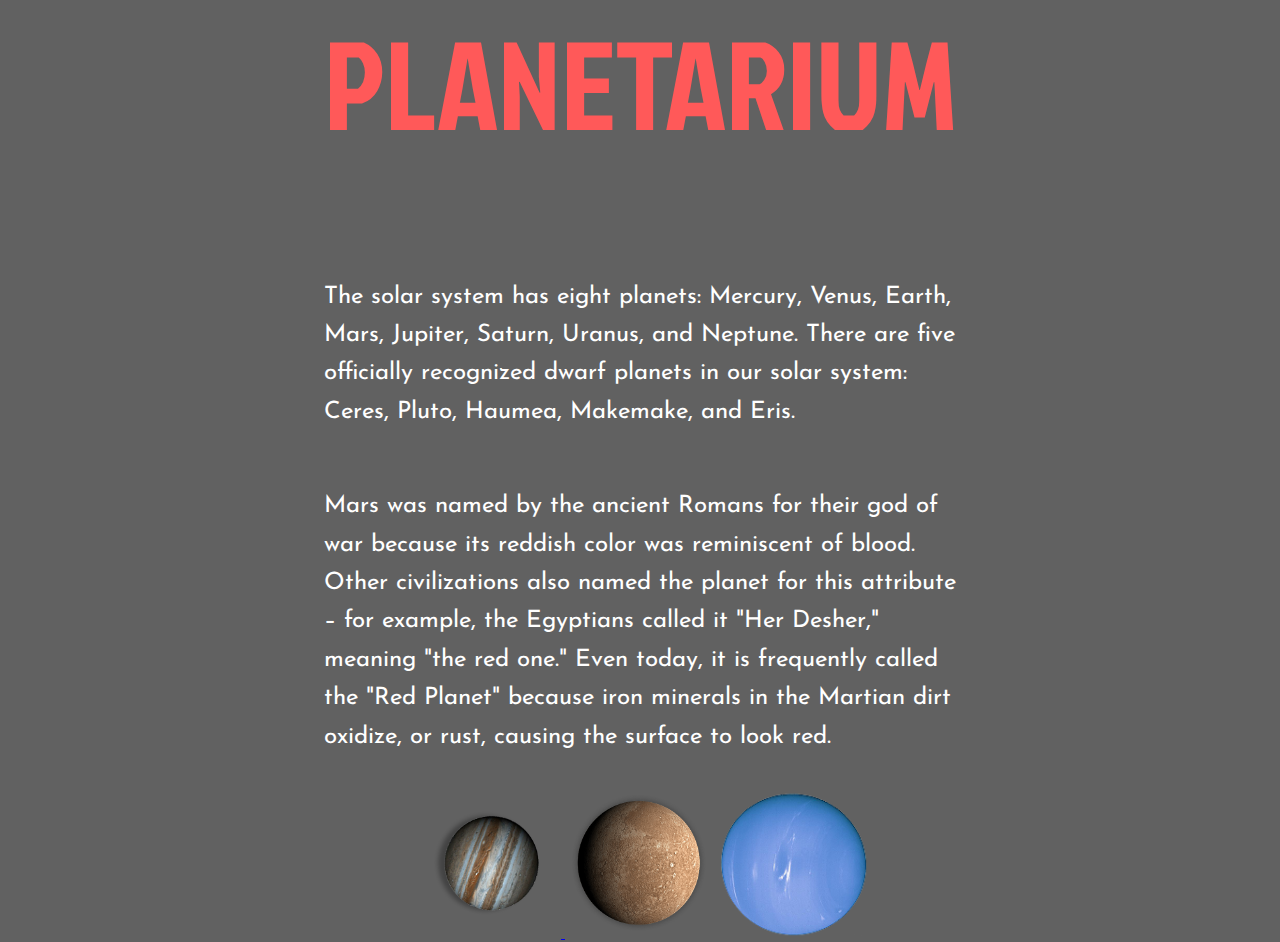
<file: index.html>
<!DOCTYPE html>
<html lang="en">

<head>
    <meta charset="UTF-8">
    <meta name="viewport" content="width=device-width, initial-scale=1.0">
    <link rel="preconnect" href="https://fonts.googleapis.com">
    <link rel="preconnect" href="https://fonts.gstatic.com" crossorigin>
    <link
        href="https://fonts.googleapis.com/css2?family=Big+Shoulders+Display:wght@100..900&family=Jockey+One&family=Lexend+Deca:wght@100..900&display=swap"
        rel="stylesheet">

    <link rel="preconnect" href="https://fonts.googleapis.com">
    <link rel="preconnect" href="https://fonts.gstatic.com" crossorigin>
    <link
        href="https://fonts.googleapis.com/css2?family=Big+Shoulders+Display:wght@100..900&family=Jockey+One&family=Josefin+Sans:ital,wght@0,100..700;1,100..700&family=Lexend+Deca:wght@100..900&display=swap"
        rel="stylesheet">

    <link rel="stylesheet" href="./index.css">
    <title>Mars - a better place</title>
</head>

<body>
    <!-- <nav>
        <div class="logo">
            <h3><span class="planeT">PlaneT</span>rumpium</h3>
        </div>
        <ul id="navigation" class="navigasjon-liste">
            <li><a href="index.html">Home</a></li>
            <li><a href="#info">Infoside</a></li>
            <li><a href="#bildegalleri">Bildegalleri</a></li>
            <li><a href="#faktaliste">Faktaliste</a></li>

        </ul>
    </nav> -->



    <section id="hero-frontpage">
        <div class="content-wrapper">
            <h1 class="heading-front">PLANETARIUM</h1>
            <p>The solar system has eight planets: Mercury, Venus, Earth, Mars, Jupiter, Saturn, Uranus, and Neptune.
                There are five officially recognized dwarf planets in our solar system: Ceres, Pluto, Haumea, Makemake,
                and Eris.</p>
            <p>Mars was named by the ancient Romans for their god of war because its reddish color was reminiscent of
                blood. Other civilizations also named the planet for this attribute – for example, the Egyptians called
                it "Her Desher," meaning "the red one." Even today, it is frequently called the "Red Planet" because
                iron minerals in the Martian dirt oxidize, or rust, causing the surface to look red.</p>


        </div>

        <div>
            <a href="./Jupiter/jupiter.html"><img href src="./images/planet01.png">
            <a href="./mars/mars.html"><img href src="./images/planet06.png"></a>
            <img href src="./images/planet05.png">



        </div>


    </section>



</body>

</html>
</file>
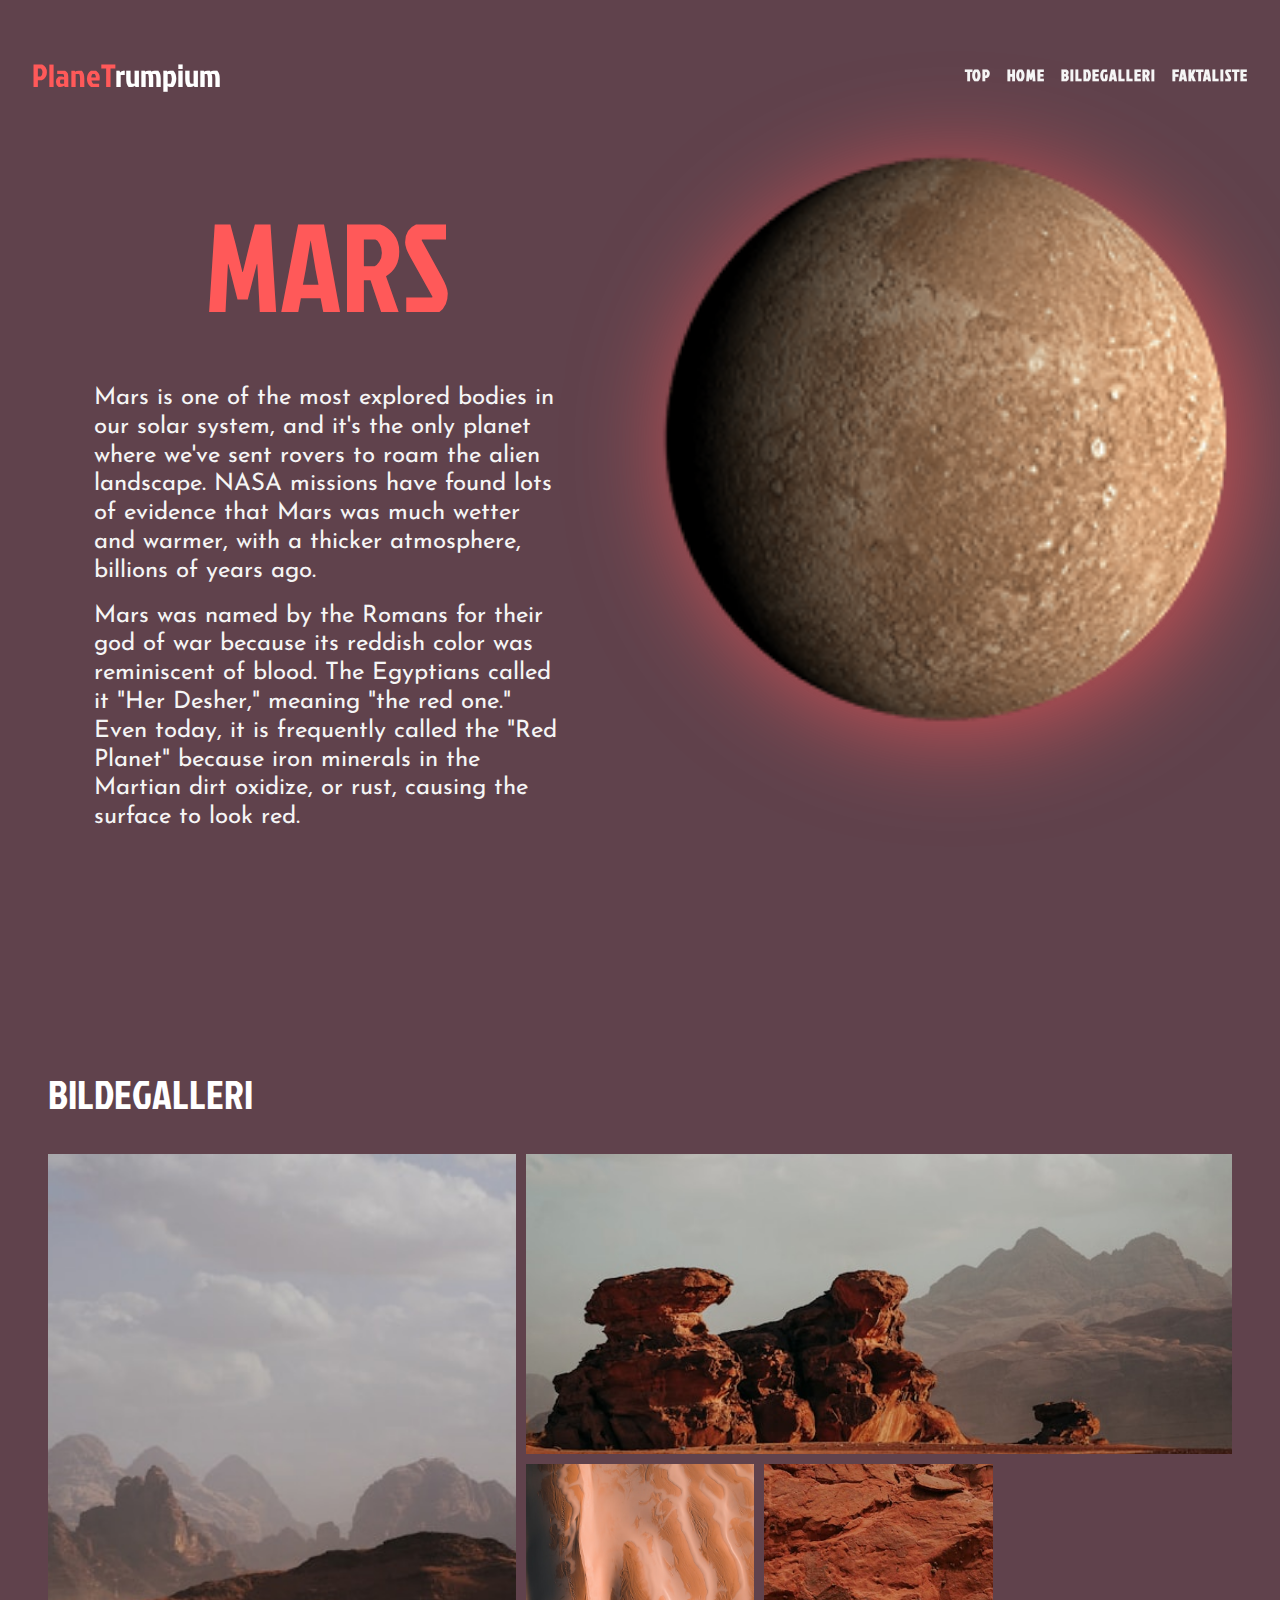
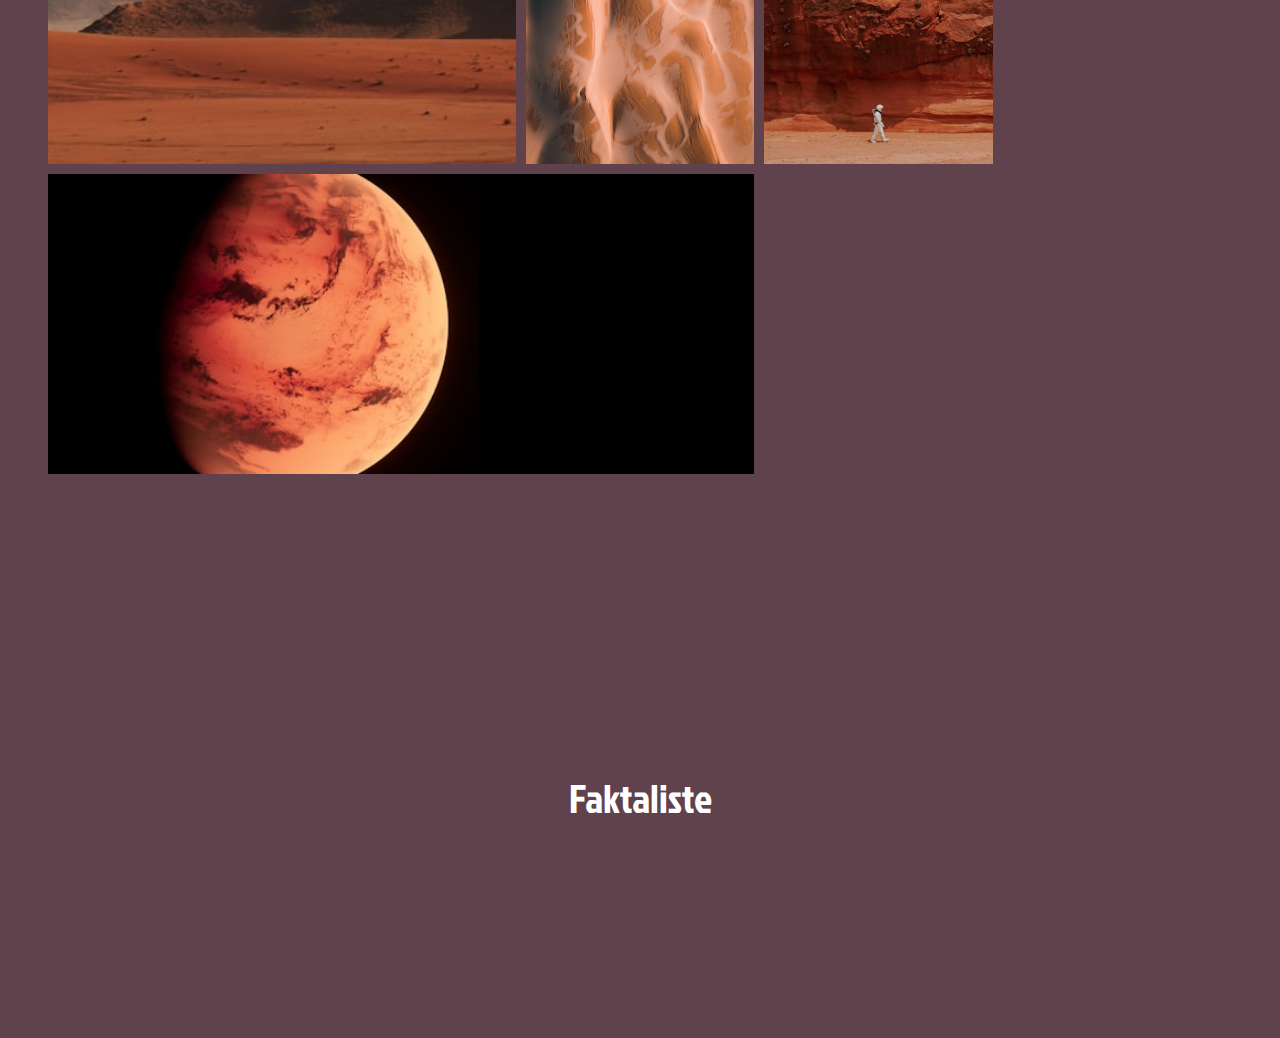
<file: mars/index.html>
<!DOCTYPE html>
<html lang="en">

<head>
    <meta charset="UTF-8">
    <meta name="viewport" content="width=device-width, initial-scale=1.0">
    <link rel="preconnect" href="https://fonts.googleapis.com">
    <link rel="preconnect" href="https://fonts.gstatic.com" crossorigin>
    <link
        href="https://fonts.googleapis.com/css2?family=Big+Shoulders+Display:wght@100..900&family=Jockey+One&family=Lexend+Deca:wght@100..900&display=swap"
        rel="stylesheet">

    <link rel="preconnect" href="https://fonts.googleapis.com">
    <link rel="preconnect" href="https://fonts.gstatic.com" crossorigin>
    <link
        href="https://fonts.googleapis.com/css2?family=Big+Shoulders+Display:wght@100..900&family=Jockey+One&family=Josefin+Sans:ital,wght@0,100..700;1,100..700&family=Lexend+Deca:wght@100..900&display=swap"
        rel="stylesheet">

    <link rel="stylesheet" href="./mars.css">
    <link rel="stylesheet" href="../global.css">
    <title>Mars - a better place</title>
</head>

<body>
    <nav>
        <div class="logo">
            <h3><span class="planeT">PlaneT</span>rumpium</h3>
        </div>
        <ul id="navigation" class="navigasjon-liste">
            <li><a href="#nav">top</a></li>
            <li><a href="../index.html">Home</a></li>
            <li><a href="#bildegalleri">Bildegalleri</a></li>
            <li><a href="#faktaliste">Faktaliste</a></li>

        </ul>
    </nav>
    <section id="hero-mars">
        <div class="text-wrapper">
            <h1>MARS</h1>
            <p>Mars is one of the most explored bodies in our solar system, and it's the only planet where we've sent
                rovers to roam the alien landscape. NASA missions have found lots of evidence that Mars was much wetter
                and warmer, with a thicker atmosphere, billions of years ago.
            </p>
            <p>Mars was named by the Romans for their god of war because its reddish color was reminiscent of blood.
                The Egyptians called it "Her Desher," meaning "the red one."
                Even today, it is frequently called the "Red Planet" because iron minerals in the Martian dirt oxidize,
                or rust, causing the surface to look red.

            </p>
        </div>
        <div class="image-wrapper">
            <img src="../images/planet-big.png">
        </div>
    </section>
    <section id="bildegalleri">

        <div class="galleri-wrapper">
        <h2>BILDEGALLERI</h2>
        
        <div class="image-grid">
            <img src="/mars/images/juli-kosolapova-pZ-XFIrJMtE-unsplash.jpg" alt="Mars">
            <img src="/mars/images/juli-kosolapova-s6aa3O-iyYE-unsplash.jpg" alt="Mars">
            <img src="/mars/images/sam-wermut-FiUuNWxnb3k-unsplash.jpg" alt="Mars">


            <img src="/mars/images/nicolas-lobos-kGtFjYdm7DI-unsplash.jpg" alt="Mars">

            <img src="/mars/images/planet-volumes-4IrVnSpwk48-unsplash.jpg" alt="Mars">
        </div>
    </div>
    </section>
    <section id="faktaliste">
        <h2>Faktaliste</h2>
    </section>


</body>

</html>
</file>
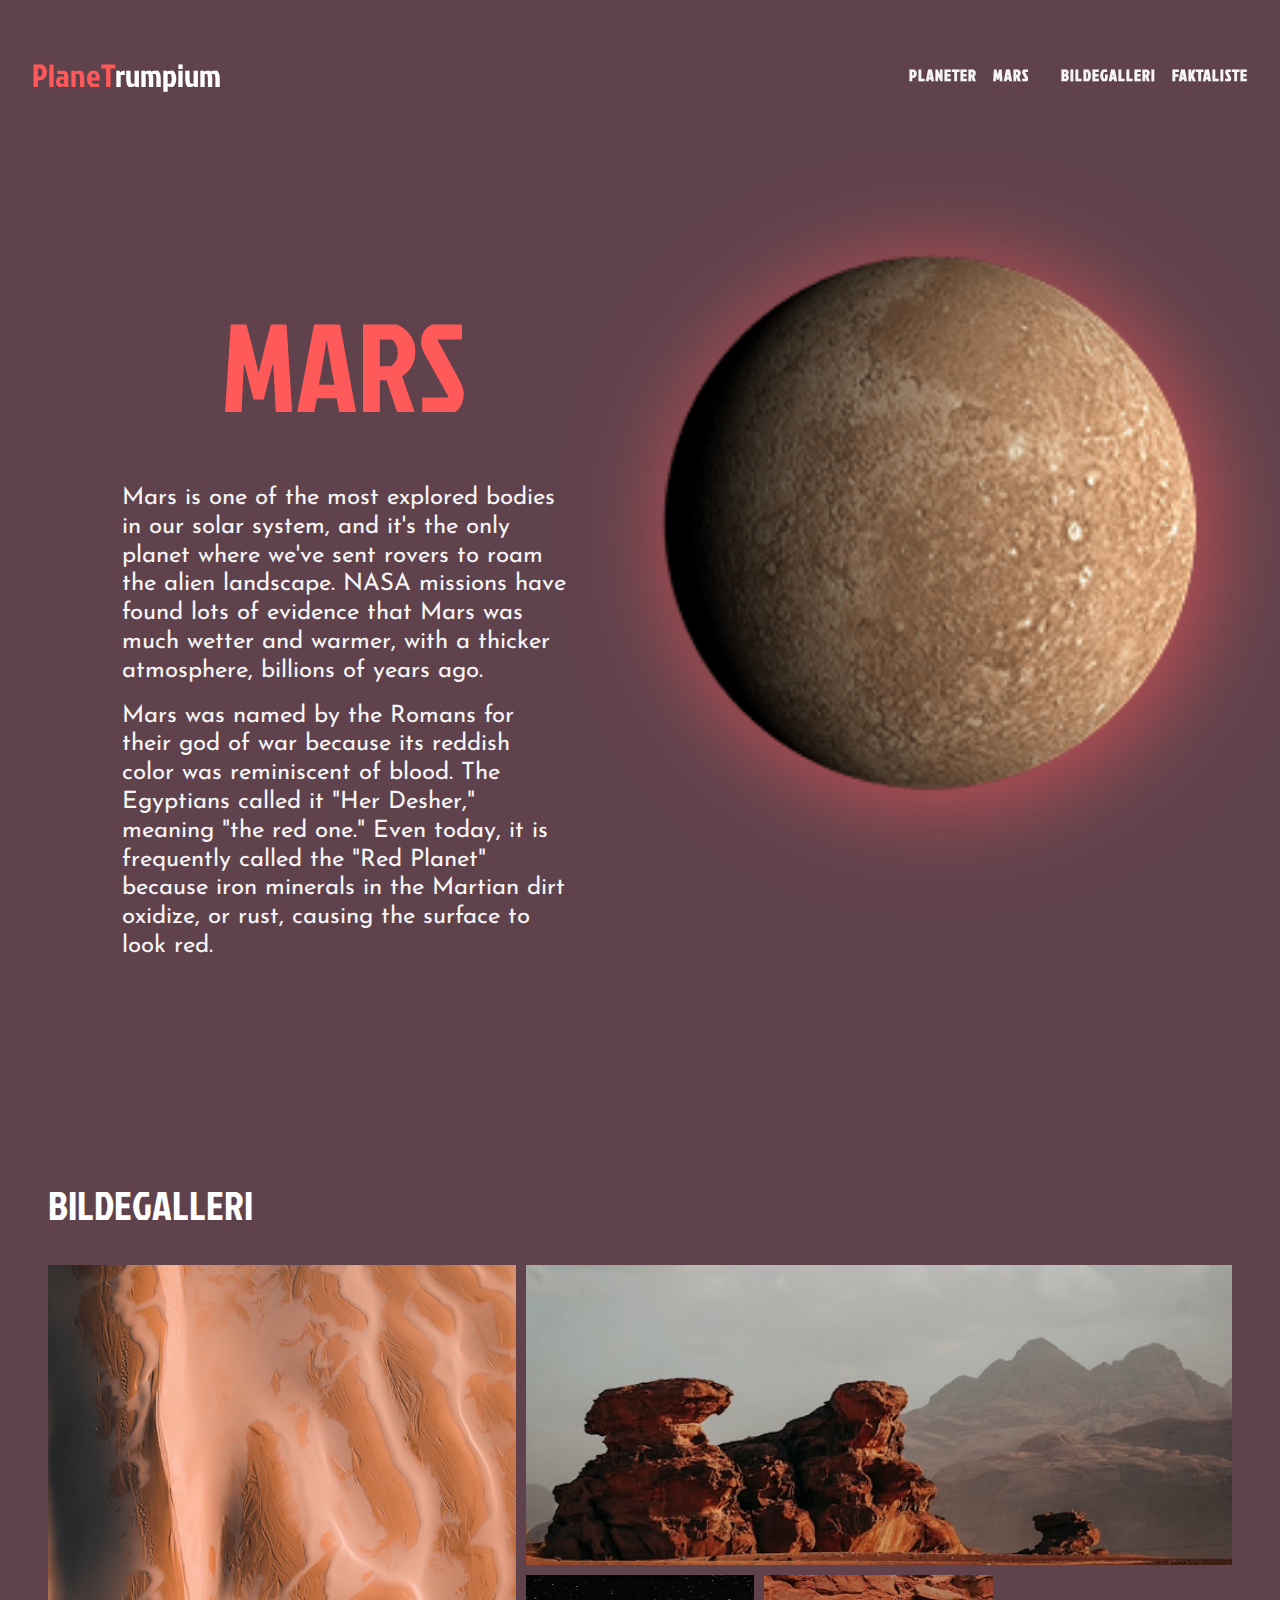
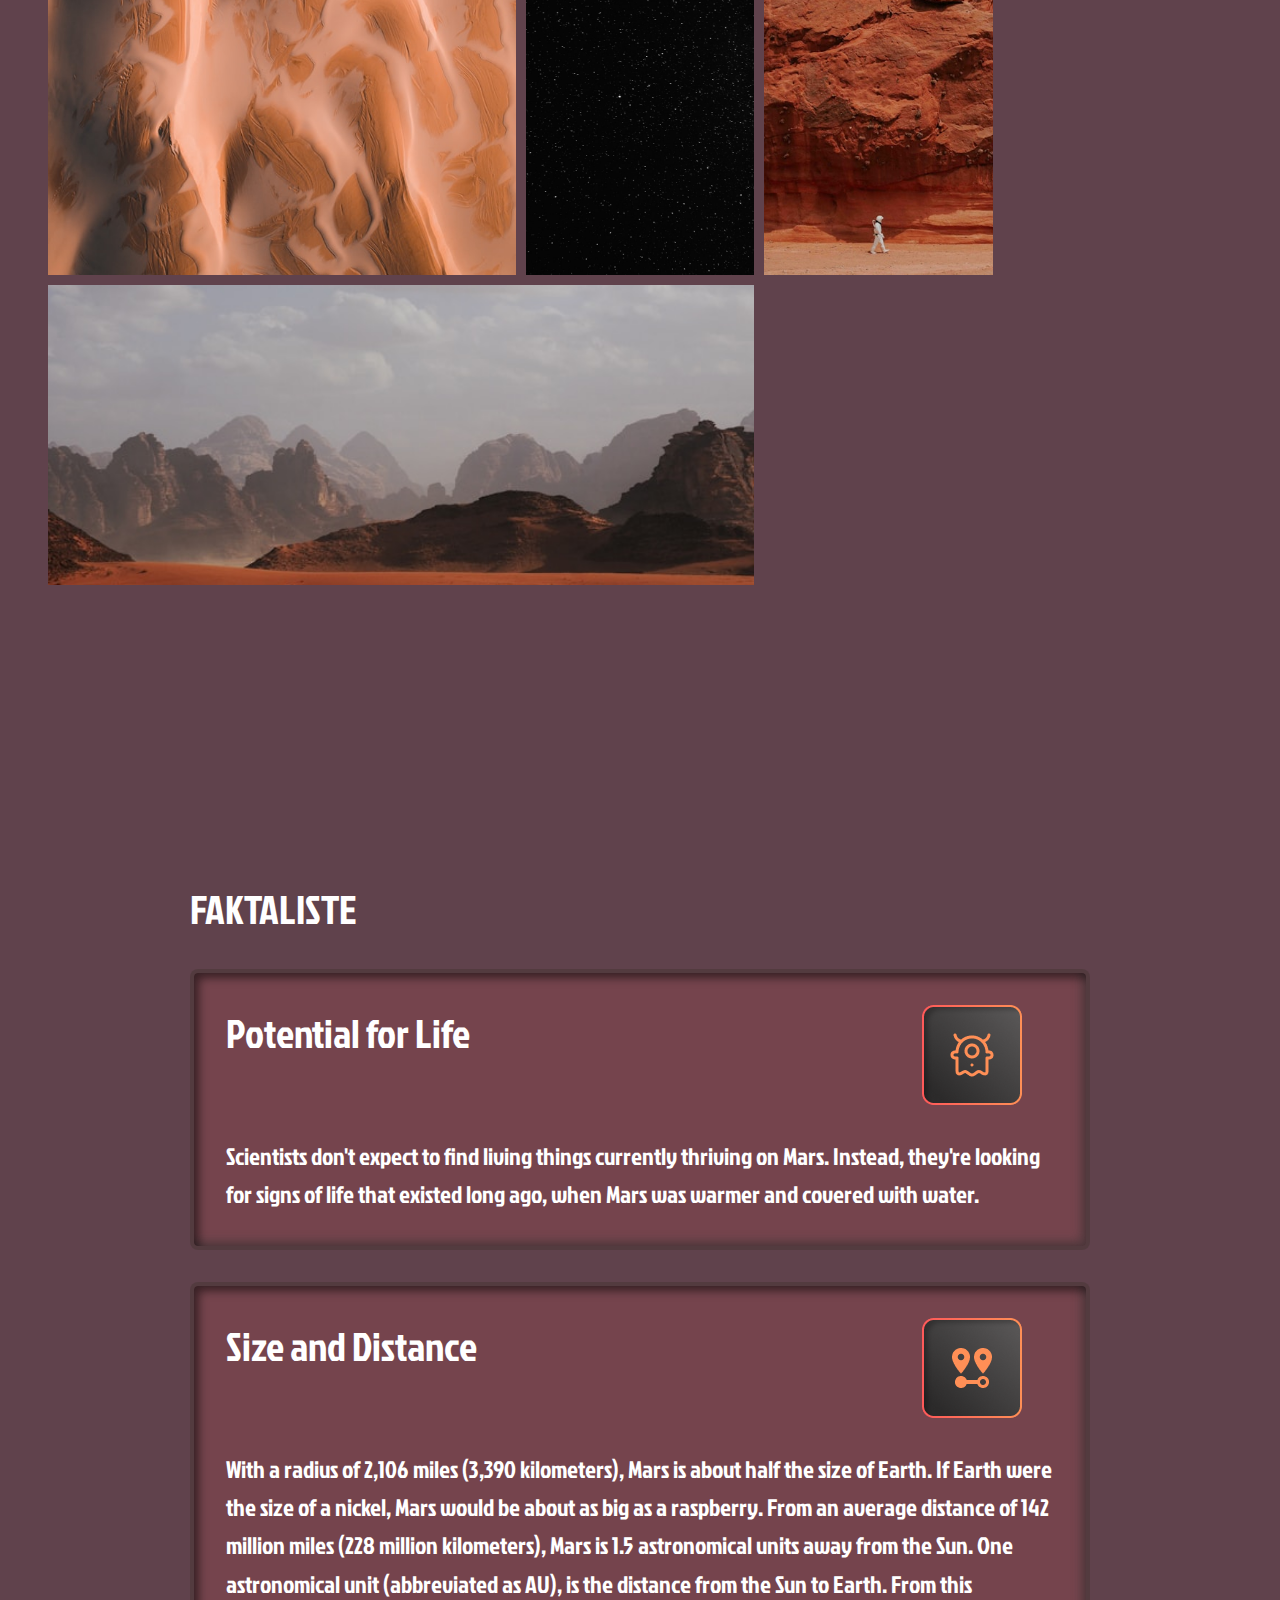
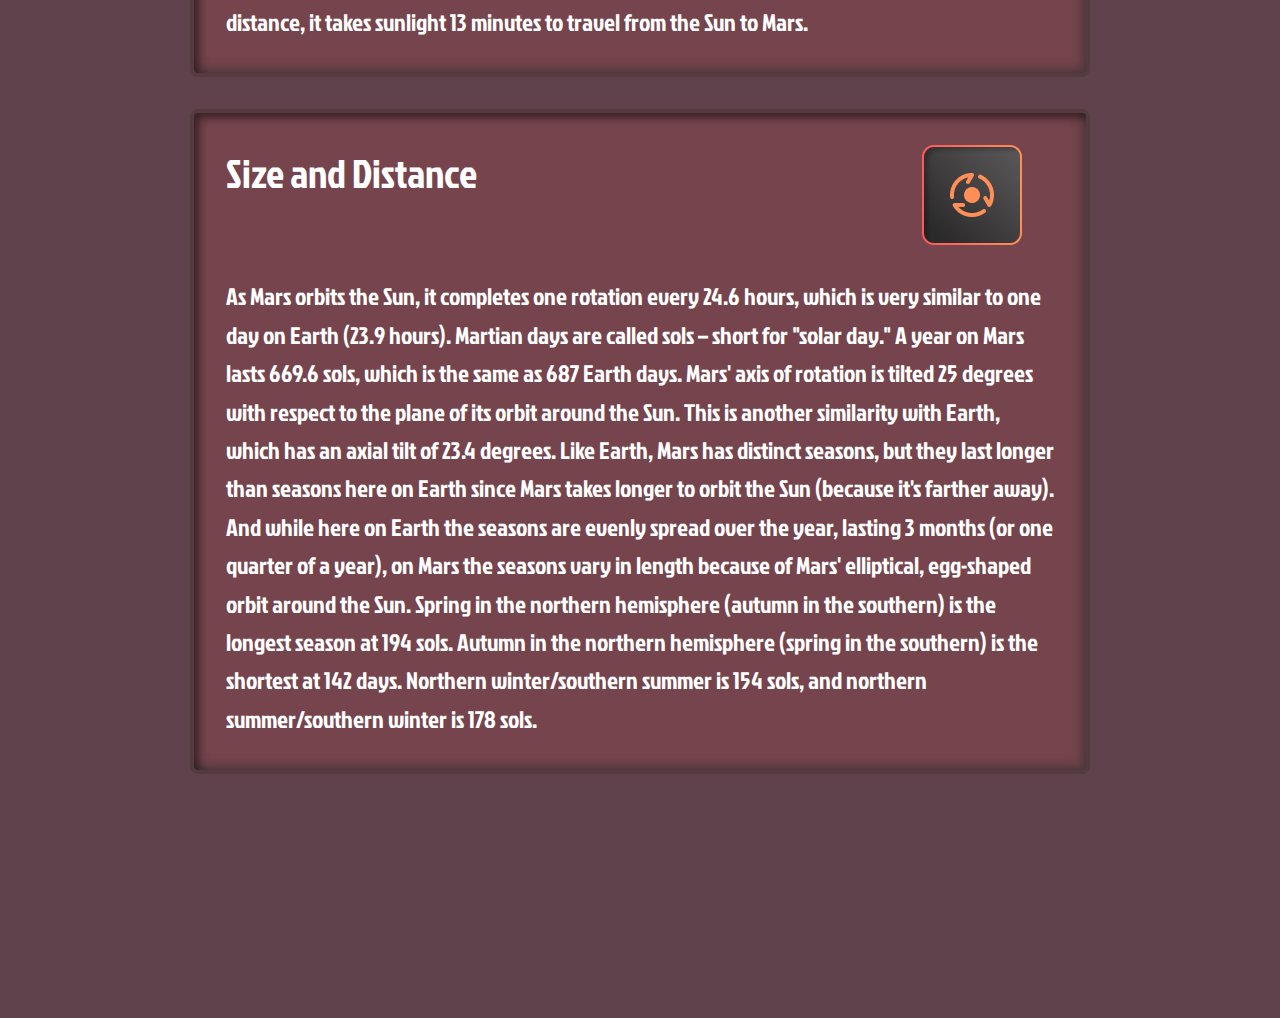
<file: mars/mars.html>
<!DOCTYPE html>
<html lang="en">

<head>
    <meta charset="UTF-8">
    <meta name="viewport" content="width=device-width, initial-scale=1.0">
    <link rel="preconnect" href="https://fonts.googleapis.com">
    <link rel="preconnect" href="https://fonts.gstatic.com" crossorigin>
    <link
        href="https://fonts.googleapis.com/css2?family=Big+Shoulders+Display:wght@100..900&family=Jockey+One&family=Lexend+Deca:wght@100..900&display=swap"
        rel="stylesheet">

    <link rel="preconnect" href="https://fonts.googleapis.com">
    <link rel="preconnect" href="https://fonts.gstatic.com" crossorigin>
    <link
        href="https://fonts.googleapis.com/css2?family=Big+Shoulders+Display:wght@100..900&family=Jockey+One&family=Josefin+Sans:ital,wght@0,100..700;1,100..700&family=Lexend+Deca:wght@100..900&display=swap"
        rel="stylesheet">

    <link rel="stylesheet" href="./mars.css">
    <link rel="stylesheet" href="../global.css">
    <title>Mars - a better place</title>
</head>

<body>
    <nav id="nav">
        <div class="logo">
            <h3><span class="planeT">PlaneT</span>rumpium</h3>
        </div>
        <ul id="navigation" class="navigasjon-liste">
            <li><a href="../index.html">Planeter</a></li>
            <li><a href="#section-01">Mars<a></li>
            <li><a href="#bildegalleri">Bildegalleri</a></li>
            <li><a href="#faktaliste">Faktaliste</a></li>

        </ul>
    </nav>
    <section id="section-01">
        <div class="text-wrapper">
            <h1>MARS</h1>
            <p>Mars is one of the most explored bodies in our solar system, and it's the only planet where we've sent
                rovers to roam the alien landscape. NASA missions have found lots of evidence that Mars was much wetter
                and warmer, with a thicker atmosphere, billions of years ago.
            </p>
            <p>Mars was named by the Romans for their god of war because its reddish color was reminiscent of blood.
                The Egyptians called it "Her Desher," meaning "the red one."
                Even today, it is frequently called the "Red Planet" because iron minerals in the Martian dirt oxidize,
                or rust, causing the surface to look red.

            </p>
        </div>
        <div class="image-wrapper">
            <img src="../images/planet-big.png">
        </div>
    </section>
    <section id="bildegalleri">

        <div class="galleri-wrapper">
            <h2>BILDEGALLERI</h2>

            <div class="image-grid">
                <img src="../mars/images/bildegalleri/sam-wermut-FiUuNWxnb3k-unsplash.jpg" alt="Mars">

                <img src="../mars/images/bildegalleri/juli-kosolapova-s6aa3O-iyYE-unsplash.jpg" alt="Mars">
                <img src="../mars/images/bildegalleri/kenny-eliason-OjxsirfohHU-unsplash.jpg" alt="Mars">
                <img src="../mars/images/bildegalleri/nicolas-lobos-kGtFjYdm7DI-unsplash.jpg" alt="Mars">

                <img src="../mars/images/bildegalleri/juli-kosolapova-pZ-XFIrJMtE-unsplash.jpg" alt="Mars">

            </div>
        </div>
    </section>

    <section id="faktaliste">

        <div class="galleri-wrapper">
            <h2>FAKTALISTE</h2>

            <div class="faktaliste-box">
                <div>
                    <div class="faktaliste-flex">
                    <h2>Potential for Life</h2>
                    <img src="../images-replants/Potential-Lif- IC.png">
                    </div>
                    <p>Scientists don't expect to find living things currently thriving on Mars. Instead, they're
                        looking for signs of life that existed long ago, when Mars was warmer and covered with water.
                    </p>
                </div>
            </div>




            <div class="faktaliste-box">
                <div>
                    <div class="faktaliste-flex">
                    <h2>Size and Distance</h2>
                    <img src="../images-replants/Destination IC.png">
                    </div>
                    <p>With a radius of 2,106 miles (3,390 kilometers), Mars is about half the size of Earth. If
                        Earth were the size of a nickel, Mars would be about as big as a raspberry.

                        From an average distance of 142 million miles (228 million kilometers), Mars is 1.5
                        astronomical units away from the Sun. One astronomical unit (abbreviated as AU), is the
                        distance from the Sun to Earth. From this distance, it takes sunlight 13 minutes to travel
                        from the Sun to Mars.
                    </p>
                </div>
            </div>

            <div class="faktaliste-box">
                <div>
                    <div class="faktaliste-flex">
                    <h2>Size and Distance</h2>
                   
                    <img src="../images-replants/Rotation IC.png">
                    </div>
                    <p>As Mars orbits the Sun, it completes one rotation every 24.6 hours, which is very similar to one
                        day on Earth (23.9 hours). Martian days are called sols – short for "solar day." A year on Mars
                        lasts 669.6 sols, which is the same as 687 Earth days.

                        Mars' axis of rotation is tilted 25 degrees with respect to the plane of its orbit around the
                        Sun. This is another similarity with Earth, which has an axial tilt of 23.4 degrees. Like Earth,
                        Mars has distinct seasons, but they last longer than seasons here on Earth since Mars takes
                        longer to orbit the Sun (because it's farther away). And while here on Earth the seasons are
                        evenly spread over the year, lasting 3 months (or one quarter of a year), on Mars the seasons
                        vary in length because of Mars' elliptical, egg-shaped orbit around the Sun.

                        Spring in the northern hemisphere (autumn in the southern) is the longest season at 194 sols.
                        Autumn in the northern hemisphere (spring in the southern) is the shortest at 142 days. Northern
                        winter/southern summer is 154 sols, and northern summer/southern winter is 178 sols.
                    </p>
                
                </div>
            </div>


    </section>


</body>

</html>
</file>
<file: index.css>
/* css frontpage - css for navigasjon er i global.css*/

body{
    background-color: #616161;
}

#hero {
    padding: 3rem;
}
#hero img {
    width: 100%;
    height:100%;
    object-fit: contain;
}

#hero-frontpage{
    display: flex;
    flex-direction: column;
    justify-content: center;
    align-items: center;
    color:white;
    height:93vh;
}
.content-wrapper {
    display: flex;
    flex-direction: column;
    justify-content: center;
    align-items: center;
}

.content-wrapper p {
    width: 50%;
    font-size: 24px;
    font-family: "Josefin Sans", serif;
    line-height: 1.6;
    margin-top: 1em;
    margin-bottom: 2rem;
}

img {
    width: 150px;
    height: 150px;
    transition: all 0.3s ease-in-out;
}
img:hover{
    scale: 1.2;
   
}
.heading-front {
    width: 100%;
    font-family: "Jockey One", serif;
    font-size: 125px;
    font-weight: 500;
    color:#ff5959;
    
    
    text-align: center;
}
</file>
<file: mars/mars.css>
* {
    padding:0;
    margin: 0;
    box-sizing: border-box;
}

body {
    background-color: #60424c;
    padding:1rem;
}

nav {
    display: flex;
    justify-content: space-between;
    align-items: center;
    position: sticky;
    top: 0px;
    z-index: 99; /* Sørger for at navbar forblir klikkbar over annet innhold */
    padding:2rem;
}



.navigasjon-liste {
    display: flex;
    gap: 1rem;
    list-style-type: none;
    list-style-position: inside;
    font-family: "Jockey One", serif;
    letter-spacing: 1px;
    text-transform: uppercase;
    
}

.navigasjon-liste a {
    color: whitesmoke;
    text-decoration: none;
    font-weight: bold;
    cursor: pointer; 
}

.navigasjon-liste a:visited {
    color: white; 
}

.navigasjon-liste a:hover {
    text-decoration: underline; 
}


@media (max-width:768px) {
    nav {
        flex-direction: column;
    }
    .navigasjon-liste {
        flex-direction: column;
        align-items: center;
        padding: 2rem;
    }
}


h1 {
color:#ff5959;
font-family: "Jockey One", serif;
font-weight: 400;
font-size: 125px;
width: 100%;
text-align: center;
margin-bottom: 2rem;
}

/* ---- logo --- */
 span.planeT {
    font-family: "Jockey One", serif;
    color:#ff5959;
    font-size: 2rem;
    font-weight: 400;

}

h3 {
    font-size: 2rem;
    font-family: "Jockey One", serif;
font-weight: 400;
color:white;

}
/* ---- END logo --- */



#section-01 {
    display: flex;
    min-height: fit-content;
    width: 100%;
    height: 100%;
    padding:100px 2rem 100px 2rem;

}

#hero-mars {
display: flex;
}

@media (max-width:992px) {
    #section-01 {
        flex-direction: column;
    }
}

.text-wrapper {
    display:flex;
    flex-direction: column;
    align-items: center;
    flex:1;
    margin-top:3rem;
}
.text-wrapper p {
    font-family: "Josefin Sans", serif;
    width:75%;
    font-size: 24px;
    line-height: 1.2;
    margin-bottom: 1rem;
    font-weight:light;
    color:whitesmoke;

}

.image-wrapper{
    flex:1;

}
.image-wrapper img {
    width: 100%;
    max-width:800px;
    height: auto;
    filter: drop-shadow(10px 10px 50px rgba(255, 89, 89, 0.7));
}

/* SECTION bildegalleri og faktaliste */
#bildegalleri, #faktaliste {
    display:flex;
    flex-direction: column;
    justify-content: center;
    align-items: center;
    margin-bottom: 6rem;
    min-height: fit-content;
    height:100%;
    padding:100px 2rem 100px 2rem;
}

.faktaliste-flex {
    display: flex;
    flex-direction: row;
    justify-content: space-between;
    padding-right: 2rem;
    margin-bottom: 2rem;
    
    
}

.galleri-wrapper {
    width:100%;
    max-width: 1280px;
    
}
#faktaliste .galleri-wrapper {
    max-width: 900px;
}

#faktaliste p {
    font-size: 24px;
}

.galleri-wrapper h2 {
    margin-bottom: 2rem;

}

/* Bildegrid */
.image-grid {
    display: grid;
    grid-template-columns: repeat(auto-fill, minmax(200px, 1fr)); /* Dynamiske kolonner med minimum bredde på 200px */
    grid-auto-rows: 300px; /* Standard høyde på radene */
    grid-gap: 10px; /* Gap mellom bildene */
    width: 100%; /* Gjør gridet full bredde */
    margin: 0 auto; /* Sentrer gridet horisontalt */
}

.image-grid img {
    width: 100%;
    height: 100%;
    object-fit: cover; /* Sørger for at bildene dekker sin plass uten å bli forvrengt */
}

/* Bilder med ulike størrelser */
.image-grid img:nth-child(1) {
    grid-column: span 2; /* Bildet strekker seg over 2 kolonner */
    grid-row: span 2; /* Bildet strekker seg over 2 rader */
}

.image-grid img:nth-child(2) {
    grid-column: span 3; /* Bildet strekker seg over 3 kolonner */
}

.image-grid img:nth-child(3) {
    grid-row: span 1; /* Standard størrelse */
}

.image-grid img:nth-child(4) {
    grid-column: span 1; /* Standard størrelse */
    grid-row: span 1;
}

.image-grid img:nth-child(5) {
    grid-column: span 3; /* Bildet strekker seg over 3 kolonner */
}



/* Responsiv tilpasning for skjermstørrelser under 992px */
@media (max-width: 992px) {
    .image-grid {
        grid-template-columns: repeat(auto-fit, minmax(180px, 1fr)); /* Justerer minimum kolonnebredde */
    }

    .image-grid img:nth-child(1),
    .image-grid img:nth-child(2) {
        grid-column: span 1; /* Forhindrer at disse bildene blir for små */
        grid-row:span 1;
    }
}

/* Responsiv tilpasning for skjermstørrelser under 768px */
@media (max-width: 768px) {
    .image-grid {
        grid-template-columns: repeat(2, minmax(150px, 1fr)); /* Reduserer minimum bredde til 150px */
    }

    .image-grid img:nth-child(1),
    .image-grid img:nth-child(2),
    .image-grid img:nth-child(5) {
        grid-column: span 1; /* Sørger for at disse bildene tar mer plass på små skjermer */
        grid-row: span 1;
    }

    .image-grid img:nth-child(3),
    .image-grid img:nth-child(4) {
        grid-column: span 1; /* Setter bildene til å være enkeltkolonne på små skjermer */
    }
}

/* Responsiv tilpasning for skjermstørrelser under 480px (smarttelefoner) */
@media (max-width: 480px) {
    .image-grid {
        grid-template-columns: repeat(1, minmax(120px, 1fr)); /* Endrer minimum bredde til 120px */
    }

    .image-grid img {
        grid-column: span 1; /* Alle bilder blir én kolonne på svært små skjermer */
        grid-row: span 1;
    }
}




/* ---- her kommer faktaliste css ------ */

.faktaliste-box {
    
    background-color: #ff595923;
    padding: 2rem 2rem 2rem 2rem;
    font-family: "Jockey One", serif;
    font-weight: 400;
    margin-bottom: 2rem;
    border-radius: 8px;

    border: 4px solid rgba(49, 49, 49, 0.5); /* Gir en synlig kant */
    box-shadow: inset 5px 5px 10px rgba(0, 0, 0, 0.5), 
                inset -5px -5px 10px rgba(49, 49, 49, 0.5);
    display: flex;
}

.faktaliste-box p {
    line-height: 1.6;
}

section {
    height: 93vh;
    color:white;
} 
 
#hero{
    height: 93vh;
}





#info {
    background-color: black;
}
</file>
<file: global.css>
/* GLOBAL CSS for meny/navigasjon alle sider
css for frontpage er i index.css og for mars og jupiter i  mars css */

* {
    padding:0;
    margin:0;
    box-sizing: border-box;
}

html {
    scroll-behavior: smooth;
}

h2 {
    font-family: "Jockey One", serif;
    font-size:2.5rem;
    font-weight: 400;
    
}

nav {
    display: flex;
    justify-content: space-between;
    padding-left: 1rem;
    padding-right: 1rem;
    padding-top:4vh;
    position:sticky;
    top:0px;
}

.navigasjon-liste {
    display: flex;
    gap:1rem;
    list-style-type: none;
    list-style-position: inside; /* bullet inne i box */
    
   
}

div.logo {
    color:white;

}

/* logo */
span.planeT {
    font-family: "Jockey One", serif;
    color:#ff5959;
    font-size: 2rem;
    font-weight: 400;

}
</file>
